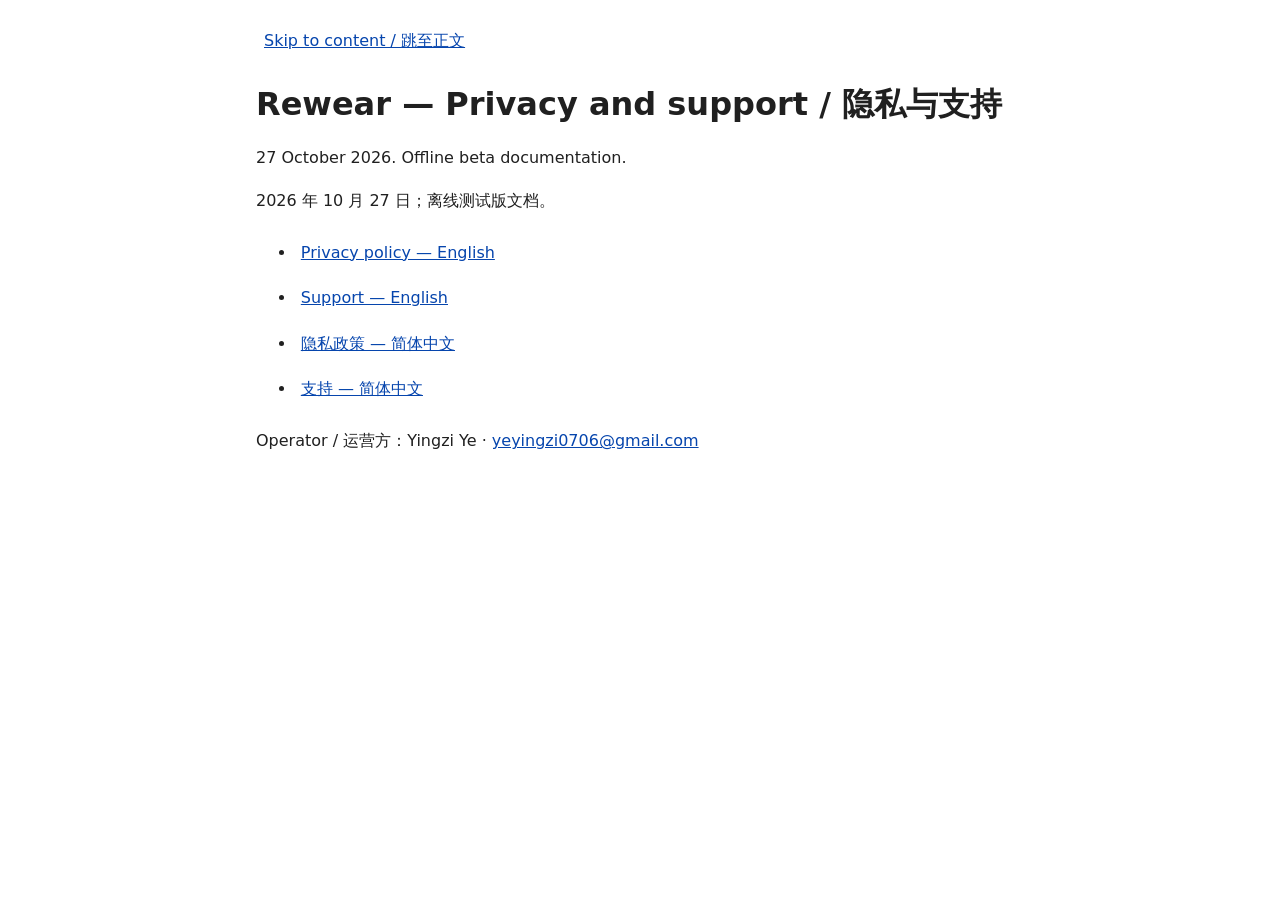
<file: index.html>
<!doctype html>
<html lang="en"><head><meta charset="utf-8"><meta name="viewport" content="width=device-width, initial-scale=1"><meta name="robots" content="noindex,nofollow"><title>Rewear — Privacy and support / 隐私与支持</title><link rel="stylesheet" href="style.css"></head><body><a class="skip" href="#main">Skip to content / <span lang="zh-Hans">跳至正文</span></a><main id="main"><h1>Rewear — Privacy and support / <span lang="zh-Hans">隐私与支持</span></h1><p>27 October 2026. Offline beta documentation.</p><p lang="zh-Hans">2026 年 10 月 27 日；离线测试版文档。</p><nav aria-label="Documents and languages"><ul><li><a href="privacy.en.html" lang="en">Privacy policy — English</a></li><li><a href="support.en.html" lang="en">Support — English</a></li><li><a href="privacy.zh-Hans.html" lang="zh-Hans">隐私政策 — 简体中文</a></li><li><a href="support.zh-Hans.html" lang="zh-Hans">支持 — 简体中文</a></li></ul></nav><p>Operator / 运营方：Yingzi Ye · <a href="mailto:yeyingzi0706@gmail.com">yeyingzi0706@gmail.com</a></p></main></body></html>
</file>
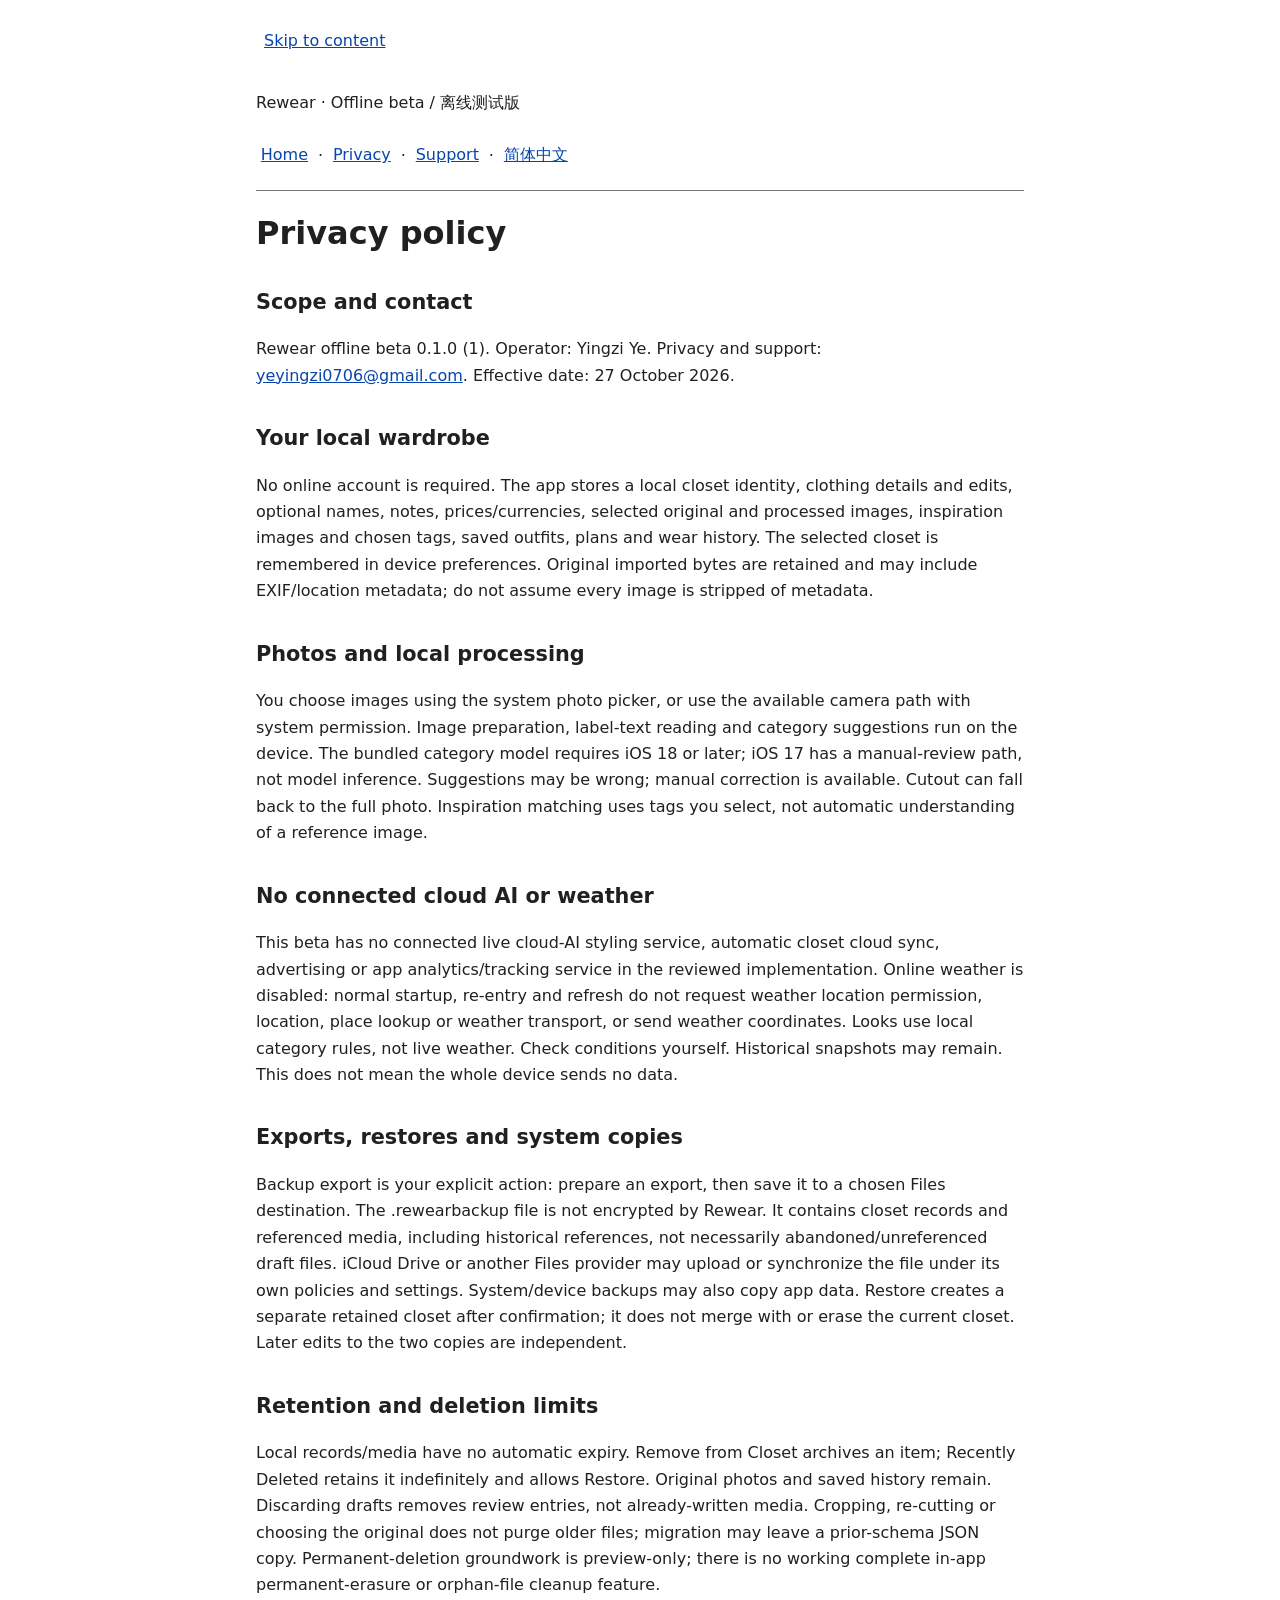
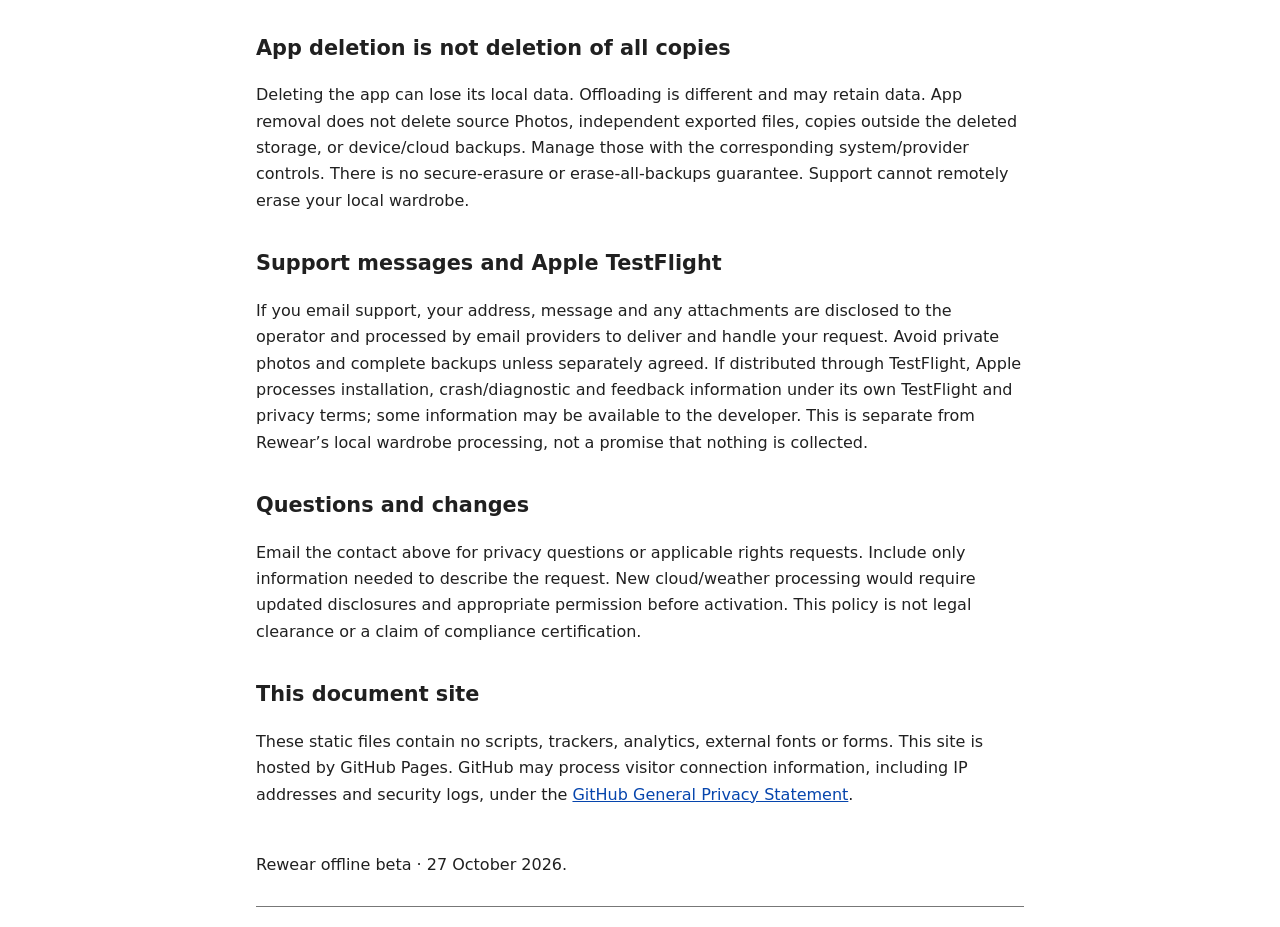
<file: privacy.en.html>
<!doctype html>
<html lang="en"><head><meta charset="utf-8"><meta name="viewport" content="width=device-width, initial-scale=1"><meta name="robots" content="noindex,nofollow"><title>Rewear — Privacy policy</title><link rel="stylesheet" href="style.css"></head><body><a class="skip" href="#main">Skip to content</a><header><p>Rewear · Offline beta / 离线测试版</p><nav aria-label="Pages and languages"><a href="index.html">Home</a> · <a href="privacy.en.html">Privacy</a> · <a href="support.en.html">Support</a> · <a href="privacy.zh-Hans.html" lang="zh-Hans" hreflang="zh-Hans">简体中文</a></nav></header><main id="main"><h1>Privacy policy</h1><section><h2>Scope and contact</h2><p>Rewear offline beta 0.1.0 (1). Operator: Yingzi Ye. Privacy and support: <a href="mailto:yeyingzi0706@gmail.com">yeyingzi0706@gmail.com</a>. Effective date: 27 October 2026.</p></section>
<section><h2>Your local wardrobe</h2><p>No online account is required. The app stores a local closet identity, clothing details and edits, optional names, notes, prices/currencies, selected original and processed images, inspiration images and chosen tags, saved outfits, plans and wear history. The selected closet is remembered in device preferences. Original imported bytes are retained and may include EXIF/location metadata; do not assume every image is stripped of metadata.</p></section>
<section><h2>Photos and local processing</h2><p>You choose images using the system photo picker, or use the available camera path with system permission. Image preparation, label-text reading and category suggestions run on the device. The bundled category model requires iOS 18 or later; iOS 17 has a manual-review path, not model inference. Suggestions may be wrong; manual correction is available. Cutout can fall back to the full photo. Inspiration matching uses tags you select, not automatic understanding of a reference image.</p></section>
<section><h2>No connected cloud AI or weather</h2><p>This beta has no connected live cloud-AI styling service, automatic closet cloud sync, advertising or app analytics/tracking service in the reviewed implementation. Online weather is disabled: normal startup, re-entry and refresh do not request weather location permission, location, place lookup or weather transport, or send weather coordinates. Looks use local category rules, not live weather. Check conditions yourself. Historical snapshots may remain. This does not mean the whole device sends no data.</p></section>
<section><h2>Exports, restores and system copies</h2><p>Backup export is your explicit action: prepare an export, then save it to a chosen Files destination. The .rewearbackup file is not encrypted by Rewear. It contains closet records and referenced media, including historical references, not necessarily abandoned/unreferenced draft files. iCloud Drive or another Files provider may upload or synchronize the file under its own policies and settings. System/device backups may also copy app data. Restore creates a separate retained closet after confirmation; it does not merge with or erase the current closet. Later edits to the two copies are independent.</p></section>
<section><h2>Retention and deletion limits</h2><p>Local records/media have no automatic expiry. Remove from Closet archives an item; Recently Deleted retains it indefinitely and allows Restore. Original photos and saved history remain. Discarding drafts removes review entries, not already-written media. Cropping, re-cutting or choosing the original does not purge older files; migration may leave a prior-schema JSON copy. Permanent-deletion groundwork is preview-only; there is no working complete in-app permanent-erasure or orphan-file cleanup feature.</p></section>
<section><h2>App deletion is not deletion of all copies</h2><p>Deleting the app can lose its local data. Offloading is different and may retain data. App removal does not delete source Photos, independent exported files, copies outside the deleted storage, or device/cloud backups. Manage those with the corresponding system/provider controls. There is no secure-erasure or erase-all-backups guarantee. Support cannot remotely erase your local wardrobe.</p></section>
<section><h2>Support messages and Apple TestFlight</h2><p>If you email support, your address, message and any attachments are disclosed to the operator and processed by email providers to deliver and handle your request. Avoid private photos and complete backups unless separately agreed. If distributed through TestFlight, Apple processes installation, crash/diagnostic and feedback information under its own TestFlight and privacy terms; some information may be available to the developer. This is separate from Rewear’s local wardrobe processing, not a promise that nothing is collected.</p></section>
<section><h2>Questions and changes</h2><p>Email the contact above for privacy questions or applicable rights requests. Include only information needed to describe the request. New cloud/weather processing would require updated disclosures and appropriate permission before activation. This policy is not legal clearance or a claim of compliance certification.</p></section>
<section><h2>This document site</h2><p>These static files contain no scripts, trackers, analytics, external fonts or forms. This site is hosted by GitHub Pages. GitHub may process visitor connection information, including IP addresses and security logs, under the <a href="https://docs.github.com/en/site-policy/privacy-policies/github-general-privacy-statement">GitHub General Privacy Statement</a>.</p></section></main><footer><p>Rewear offline beta · 27 October 2026.</p></footer></body></html>
</file>
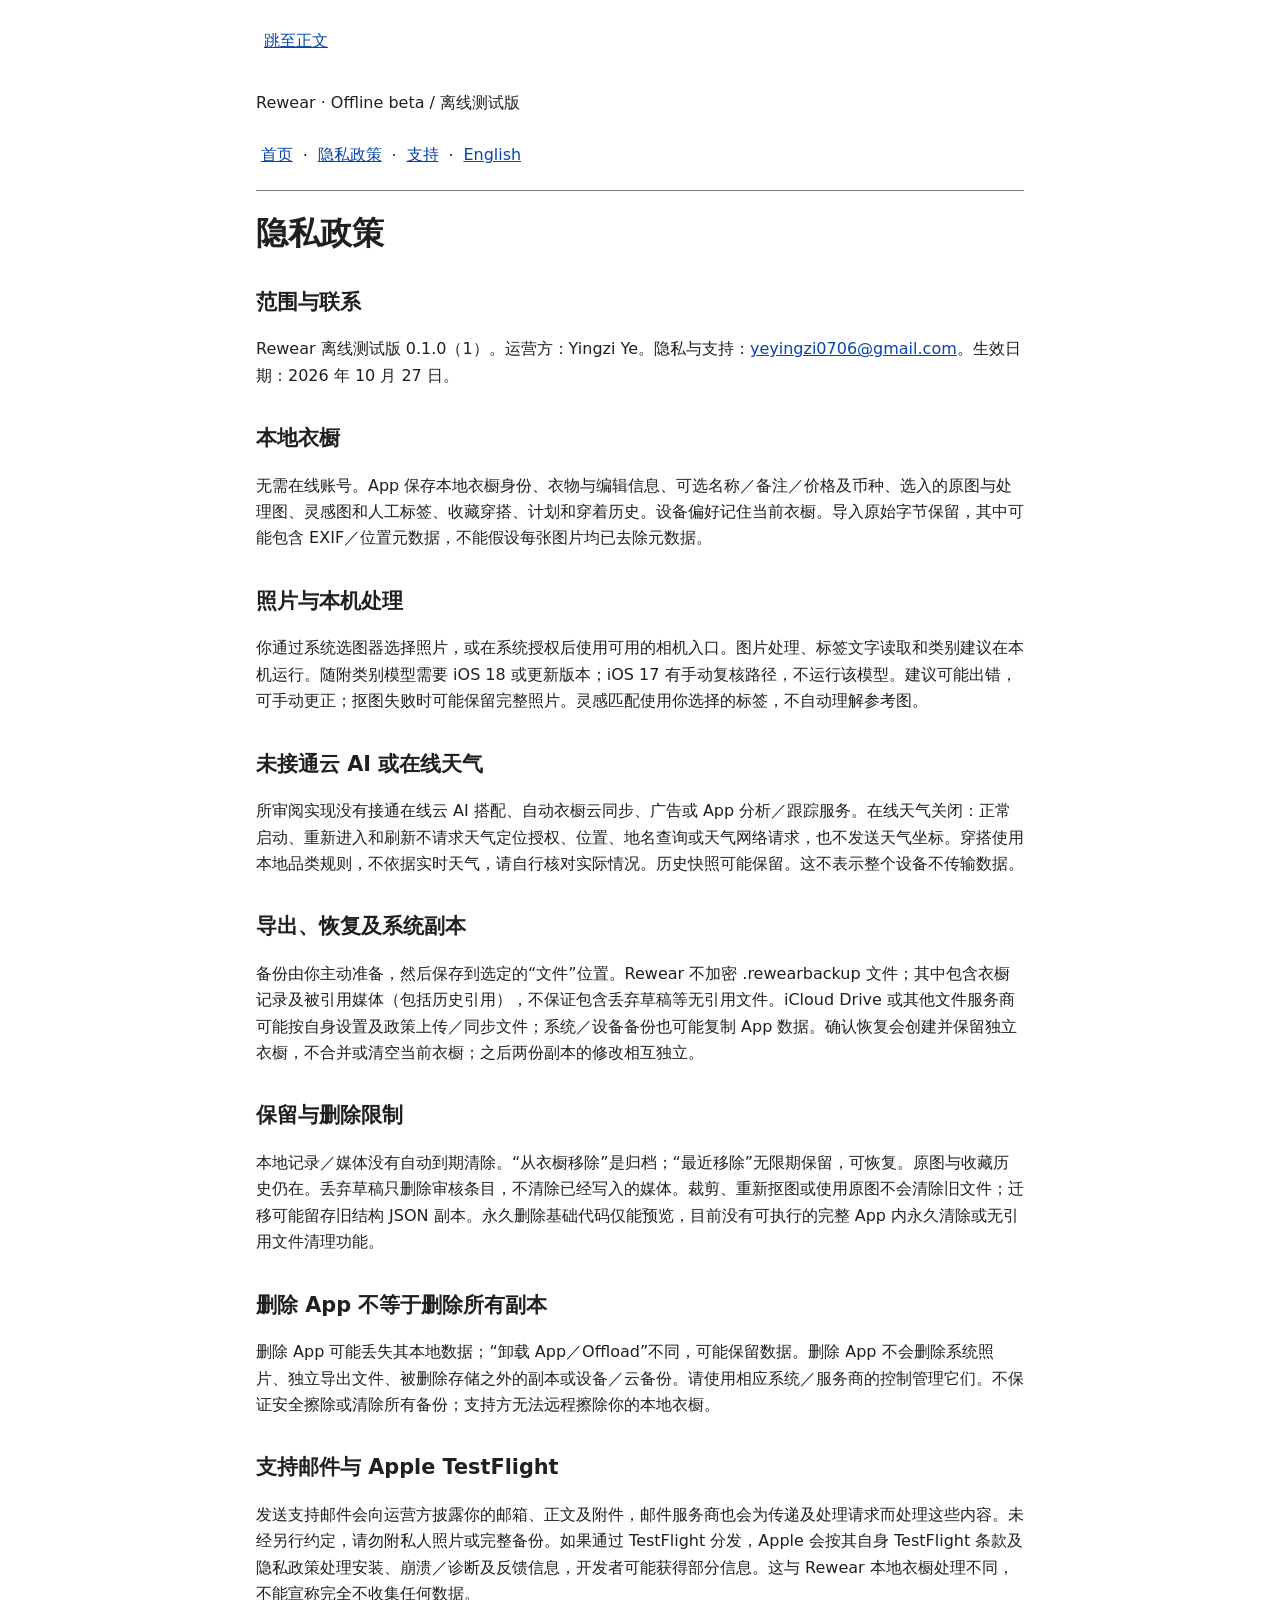
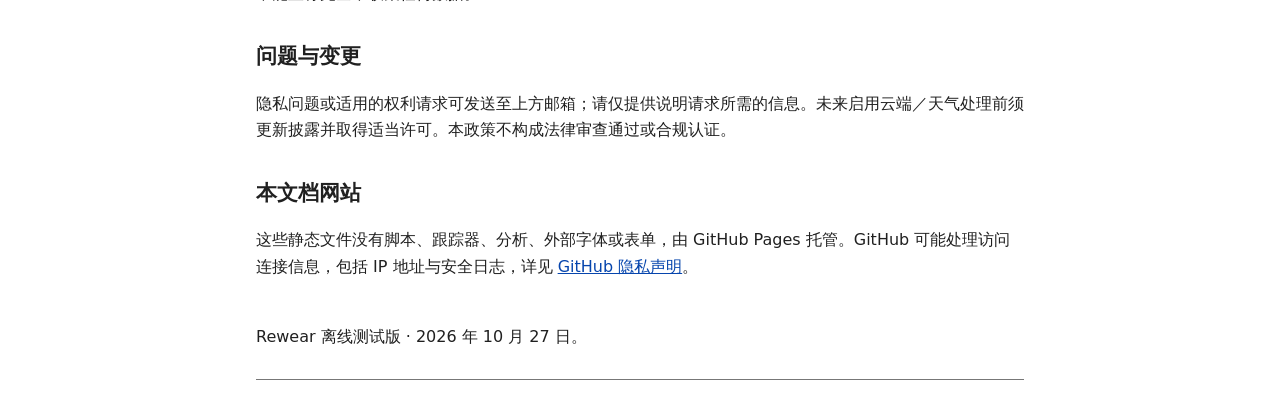
<file: privacy.zh-Hans.html>
<!doctype html>
<html lang="zh-Hans"><head><meta charset="utf-8"><meta name="viewport" content="width=device-width, initial-scale=1"><meta name="robots" content="noindex,nofollow"><title>Rewear — 隐私政策</title><link rel="stylesheet" href="style.css"></head><body><a class="skip" href="#main">跳至正文</a><header><p>Rewear · Offline beta / 离线测试版</p><nav aria-label="页面与语言"><a href="index.html">首页</a> · <a href="privacy.zh-Hans.html">隐私政策</a> · <a href="support.zh-Hans.html">支持</a> · <a href="privacy.en.html" lang="en" hreflang="en">English</a></nav></header><main id="main"><h1>隐私政策</h1><section><h2>范围与联系</h2><p>Rewear 离线测试版 0.1.0（1）。运营方：Yingzi Ye。隐私与支持：<a href="mailto:yeyingzi0706@gmail.com">yeyingzi0706@gmail.com</a>。生效日期：2026 年 10 月 27 日。</p></section>
<section><h2>本地衣橱</h2><p>无需在线账号。App 保存本地衣橱身份、衣物与编辑信息、可选名称／备注／价格及币种、选入的原图与处理图、灵感图和人工标签、收藏穿搭、计划和穿着历史。设备偏好记住当前衣橱。导入原始字节保留，其中可能包含 EXIF／位置元数据，不能假设每张图片均已去除元数据。</p></section>
<section><h2>照片与本机处理</h2><p>你通过系统选图器选择照片，或在系统授权后使用可用的相机入口。图片处理、标签文字读取和类别建议在本机运行。随附类别模型需要 iOS 18 或更新版本；iOS 17 有手动复核路径，不运行该模型。建议可能出错，可手动更正；抠图失败时可能保留完整照片。灵感匹配使用你选择的标签，不自动理解参考图。</p></section>
<section><h2>未接通云 AI 或在线天气</h2><p>所审阅实现没有接通在线云 AI 搭配、自动衣橱云同步、广告或 App 分析／跟踪服务。在线天气关闭：正常启动、重新进入和刷新不请求天气定位授权、位置、地名查询或天气网络请求，也不发送天气坐标。穿搭使用本地品类规则，不依据实时天气，请自行核对实际情况。历史快照可能保留。这不表示整个设备不传输数据。</p></section>
<section><h2>导出、恢复及系统副本</h2><p>备份由你主动准备，然后保存到选定的“文件”位置。Rewear 不加密 .rewearbackup 文件；其中包含衣橱记录及被引用媒体（包括历史引用），不保证包含丢弃草稿等无引用文件。iCloud Drive 或其他文件服务商可能按自身设置及政策上传／同步文件；系统／设备备份也可能复制 App 数据。确认恢复会创建并保留独立衣橱，不合并或清空当前衣橱；之后两份副本的修改相互独立。</p></section>
<section><h2>保留与删除限制</h2><p>本地记录／媒体没有自动到期清除。“从衣橱移除”是归档；“最近移除”无限期保留，可恢复。原图与收藏历史仍在。丢弃草稿只删除审核条目，不清除已经写入的媒体。裁剪、重新抠图或使用原图不会清除旧文件；迁移可能留存旧结构 JSON 副本。永久删除基础代码仅能预览，目前没有可执行的完整 App 内永久清除或无引用文件清理功能。</p></section>
<section><h2>删除 App 不等于删除所有副本</h2><p>删除 App 可能丢失其本地数据；“卸载 App／Offload”不同，可能保留数据。删除 App 不会删除系统照片、独立导出文件、被删除存储之外的副本或设备／云备份。请使用相应系统／服务商的控制管理它们。不保证安全擦除或清除所有备份；支持方无法远程擦除你的本地衣橱。</p></section>
<section><h2>支持邮件与 Apple TestFlight</h2><p>发送支持邮件会向运营方披露你的邮箱、正文及附件，邮件服务商也会为传递及处理请求而处理这些内容。未经另行约定，请勿附私人照片或完整备份。如果通过 TestFlight 分发，Apple 会按其自身 TestFlight 条款及隐私政策处理安装、崩溃／诊断及反馈信息，开发者可能获得部分信息。这与 Rewear 本地衣橱处理不同，不能宣称完全不收集任何数据。</p></section>
<section><h2>问题与变更</h2><p>隐私问题或适用的权利请求可发送至上方邮箱；请仅提供说明请求所需的信息。未来启用云端／天气处理前须更新披露并取得适当许可。本政策不构成法律审查通过或合规认证。</p></section>
<section><h2>本文档网站</h2><p>这些静态文件没有脚本、跟踪器、分析、外部字体或表单，由 GitHub Pages 托管。GitHub 可能处理访问连接信息，包括 IP 地址与安全日志，详见 <a href="https://docs.github.com/en/site-policy/privacy-policies/github-general-privacy-statement">GitHub 隐私声明</a>。</p></section></main><footer><p>Rewear 离线测试版 · 2026 年 10 月 27 日。</p></footer></body></html>
</file>
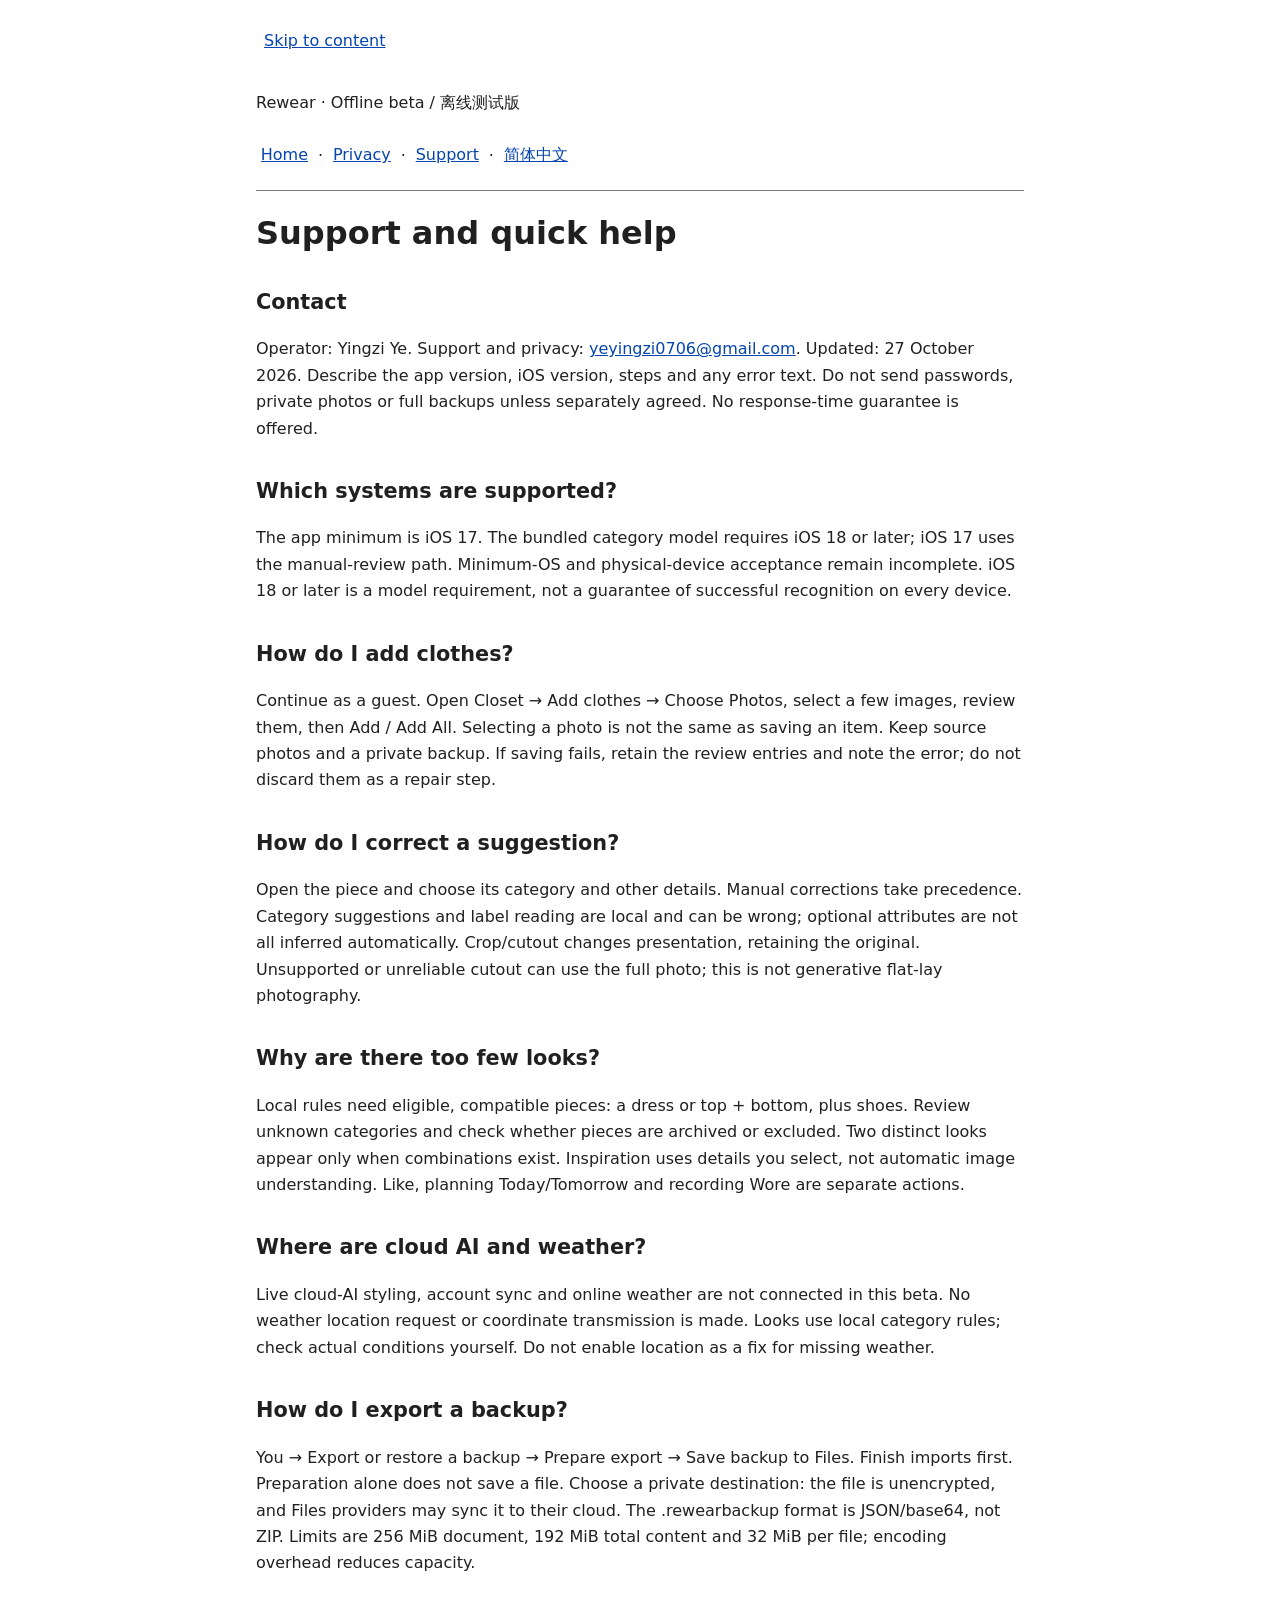
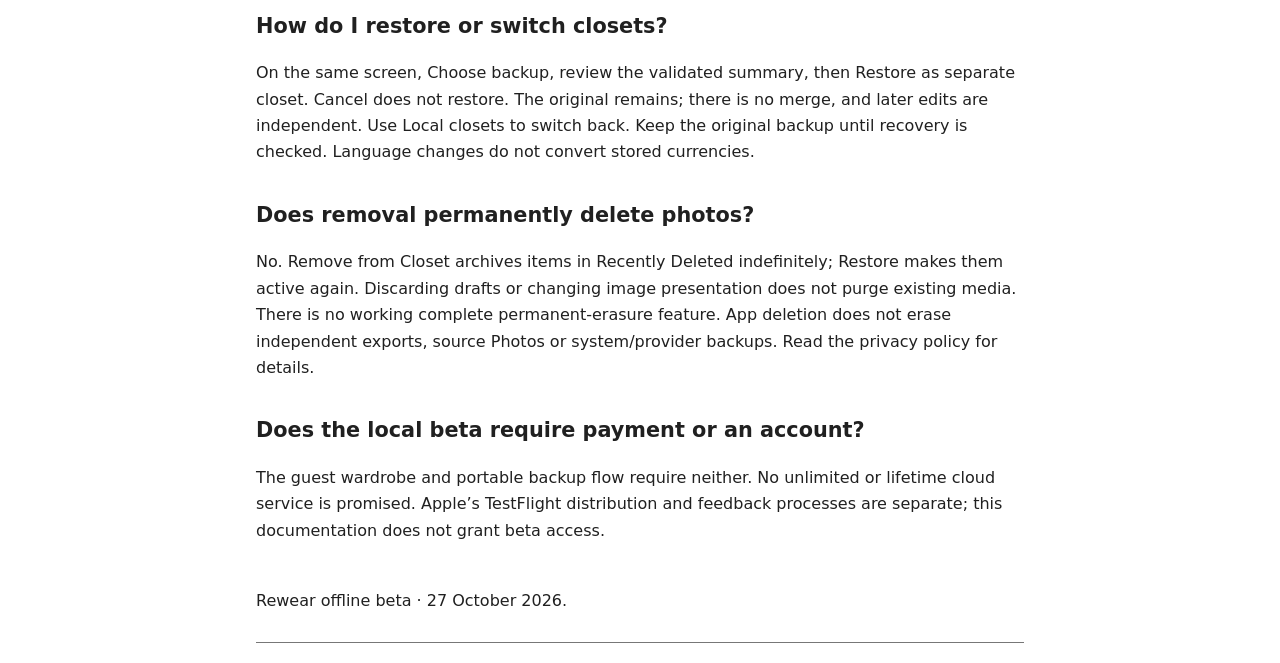
<file: support.en.html>
<!doctype html>
<html lang="en"><head><meta charset="utf-8"><meta name="viewport" content="width=device-width, initial-scale=1"><meta name="robots" content="noindex,nofollow"><title>Rewear — Support and quick help</title><link rel="stylesheet" href="style.css"></head><body><a class="skip" href="#main">Skip to content</a><header><p>Rewear · Offline beta / 离线测试版</p><nav aria-label="Pages and languages"><a href="index.html">Home</a> · <a href="privacy.en.html">Privacy</a> · <a href="support.en.html">Support</a> · <a href="support.zh-Hans.html" lang="zh-Hans" hreflang="zh-Hans">简体中文</a></nav></header><main id="main"><h1>Support and quick help</h1><section><h2>Contact</h2><p>Operator: Yingzi Ye. Support and privacy: <a href="mailto:yeyingzi0706@gmail.com">yeyingzi0706@gmail.com</a>. Updated: 27 October 2026. Describe the app version, iOS version, steps and any error text. Do not send passwords, private photos or full backups unless separately agreed. No response-time guarantee is offered.</p></section>
<section><h2>Which systems are supported?</h2><p>The app minimum is iOS 17. The bundled category model requires iOS 18 or later; iOS 17 uses the manual-review path. Minimum-OS and physical-device acceptance remain incomplete. iOS 18 or later is a model requirement, not a guarantee of successful recognition on every device.</p></section>
<section><h2>How do I add clothes?</h2><p>Continue as a guest. Open Closet → Add clothes → Choose Photos, select a few images, review them, then Add / Add All. Selecting a photo is not the same as saving an item. Keep source photos and a private backup. If saving fails, retain the review entries and note the error; do not discard them as a repair step.</p></section>
<section><h2>How do I correct a suggestion?</h2><p>Open the piece and choose its category and other details. Manual corrections take precedence. Category suggestions and label reading are local and can be wrong; optional attributes are not all inferred automatically. Crop/cutout changes presentation, retaining the original. Unsupported or unreliable cutout can use the full photo; this is not generative flat-lay photography.</p></section>
<section><h2>Why are there too few looks?</h2><p>Local rules need eligible, compatible pieces: a dress or top + bottom, plus shoes. Review unknown categories and check whether pieces are archived or excluded. Two distinct looks appear only when combinations exist. Inspiration uses details you select, not automatic image understanding. Like, planning Today/Tomorrow and recording Wore are separate actions.</p></section>
<section><h2>Where are cloud AI and weather?</h2><p>Live cloud-AI styling, account sync and online weather are not connected in this beta. No weather location request or coordinate transmission is made. Looks use local category rules; check actual conditions yourself. Do not enable location as a fix for missing weather.</p></section>
<section><h2>How do I export a backup?</h2><p>You → Export or restore a backup → Prepare export → Save backup to Files. Finish imports first. Preparation alone does not save a file. Choose a private destination: the file is unencrypted, and Files providers may sync it to their cloud. The .rewearbackup format is JSON/base64, not ZIP. Limits are 256 MiB document, 192 MiB total content and 32 MiB per file; encoding overhead reduces capacity.</p></section>
<section><h2>How do I restore or switch closets?</h2><p>On the same screen, Choose backup, review the validated summary, then Restore as separate closet. Cancel does not restore. The original remains; there is no merge, and later edits are independent. Use Local closets to switch back. Keep the original backup until recovery is checked. Language changes do not convert stored currencies.</p></section>
<section><h2>Does removal permanently delete photos?</h2><p>No. Remove from Closet archives items in Recently Deleted indefinitely; Restore makes them active again. Discarding drafts or changing image presentation does not purge existing media. There is no working complete permanent-erasure feature. App deletion does not erase independent exports, source Photos or system/provider backups. Read the privacy policy for details.</p></section>
<section><h2>Does the local beta require payment or an account?</h2><p>The guest wardrobe and portable backup flow require neither. No unlimited or lifetime cloud service is promised. Apple’s TestFlight distribution and feedback processes are separate; this documentation does not grant beta access.</p></section></main><footer><p>Rewear offline beta · 27 October 2026.</p></footer></body></html>
</file>
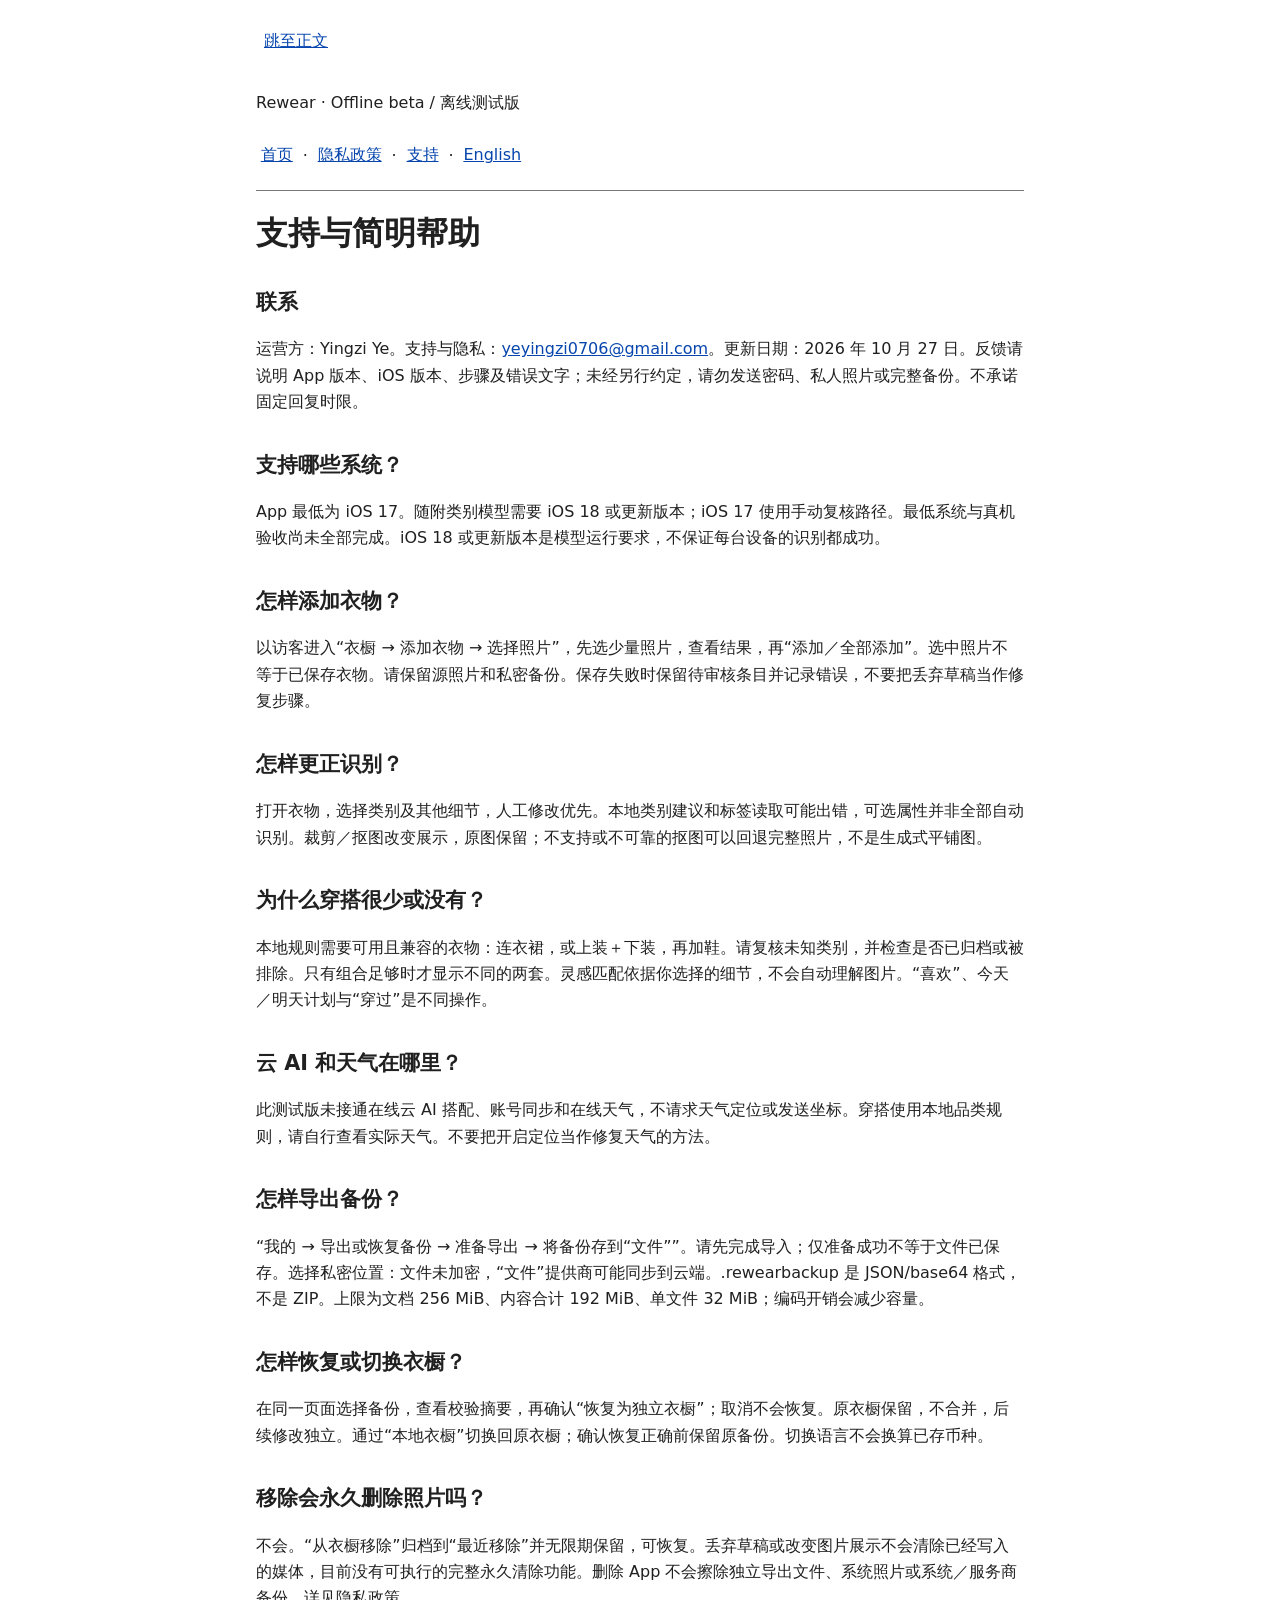
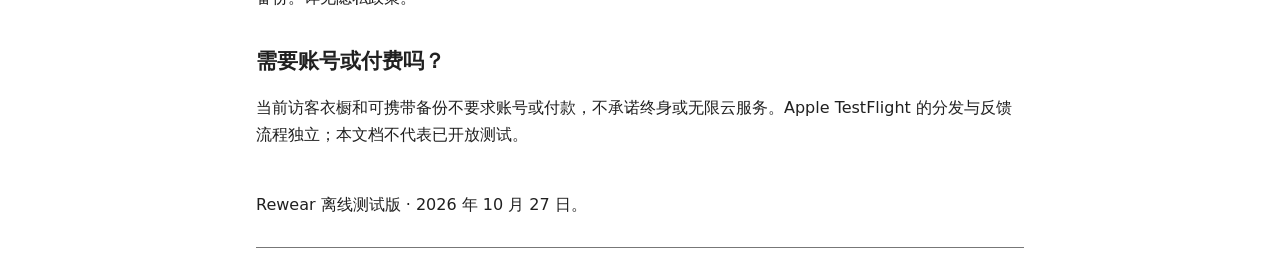
<file: support.zh-Hans.html>
<!doctype html>
<html lang="zh-Hans"><head><meta charset="utf-8"><meta name="viewport" content="width=device-width, initial-scale=1"><meta name="robots" content="noindex,nofollow"><title>Rewear — 支持与简明帮助</title><link rel="stylesheet" href="style.css"></head><body><a class="skip" href="#main">跳至正文</a><header><p>Rewear · Offline beta / 离线测试版</p><nav aria-label="页面与语言"><a href="index.html">首页</a> · <a href="privacy.zh-Hans.html">隐私政策</a> · <a href="support.zh-Hans.html">支持</a> · <a href="support.en.html" lang="en" hreflang="en">English</a></nav></header><main id="main"><h1>支持与简明帮助</h1><section><h2>联系</h2><p>运营方：Yingzi Ye。支持与隐私：<a href="mailto:yeyingzi0706@gmail.com">yeyingzi0706@gmail.com</a>。更新日期：2026 年 10 月 27 日。反馈请说明 App 版本、iOS 版本、步骤及错误文字；未经另行约定，请勿发送密码、私人照片或完整备份。不承诺固定回复时限。</p></section>
<section><h2>支持哪些系统？</h2><p>App 最低为 iOS 17。随附类别模型需要 iOS 18 或更新版本；iOS 17 使用手动复核路径。最低系统与真机验收尚未全部完成。iOS 18 或更新版本是模型运行要求，不保证每台设备的识别都成功。</p></section>
<section><h2>怎样添加衣物？</h2><p>以访客进入“衣橱 → 添加衣物 → 选择照片”，先选少量照片，查看结果，再“添加／全部添加”。选中照片不等于已保存衣物。请保留源照片和私密备份。保存失败时保留待审核条目并记录错误，不要把丢弃草稿当作修复步骤。</p></section>
<section><h2>怎样更正识别？</h2><p>打开衣物，选择类别及其他细节，人工修改优先。本地类别建议和标签读取可能出错，可选属性并非全部自动识别。裁剪／抠图改变展示，原图保留；不支持或不可靠的抠图可以回退完整照片，不是生成式平铺图。</p></section>
<section><h2>为什么穿搭很少或没有？</h2><p>本地规则需要可用且兼容的衣物：连衣裙，或上装＋下装，再加鞋。请复核未知类别，并检查是否已归档或被排除。只有组合足够时才显示不同的两套。灵感匹配依据你选择的细节，不会自动理解图片。“喜欢”、今天／明天计划与“穿过”是不同操作。</p></section>
<section><h2>云 AI 和天气在哪里？</h2><p>此测试版未接通在线云 AI 搭配、账号同步和在线天气，不请求天气定位或发送坐标。穿搭使用本地品类规则，请自行查看实际天气。不要把开启定位当作修复天气的方法。</p></section>
<section><h2>怎样导出备份？</h2><p>“我的 → 导出或恢复备份 → 准备导出 → 将备份存到“文件””。请先完成导入；仅准备成功不等于文件已保存。选择私密位置：文件未加密，“文件”提供商可能同步到云端。.rewearbackup 是 JSON/base64 格式，不是 ZIP。上限为文档 256 MiB、内容合计 192 MiB、单文件 32 MiB；编码开销会减少容量。</p></section>
<section><h2>怎样恢复或切换衣橱？</h2><p>在同一页面选择备份，查看校验摘要，再确认“恢复为独立衣橱”；取消不会恢复。原衣橱保留，不合并，后续修改独立。通过“本地衣橱”切换回原衣橱；确认恢复正确前保留原备份。切换语言不会换算已存币种。</p></section>
<section><h2>移除会永久删除照片吗？</h2><p>不会。“从衣橱移除”归档到“最近移除”并无限期保留，可恢复。丢弃草稿或改变图片展示不会清除已经写入的媒体，目前没有可执行的完整永久清除功能。删除 App 不会擦除独立导出文件、系统照片或系统／服务商备份。详见隐私政策。</p></section>
<section><h2>需要账号或付费吗？</h2><p>当前访客衣橱和可携带备份不要求账号或付款，不承诺终身或无限云服务。Apple TestFlight 的分发与反馈流程独立；本文档不代表已开放测试。</p></section></main><footer><p>Rewear 离线测试版 · 2026 年 10 月 27 日。</p></footer></body></html>
</file>
<file: style.css>
html { color: #202020; background: #fff; font-family: system-ui, sans-serif; line-height: 1.65; } body { max-width: 48rem; margin: auto; padding: 1.25rem; overflow-wrap: anywhere; } a { color: #0645ad; text-decoration: underline; } a:focus-visible { outline: 3px solid #202020; outline-offset: 4px; } nav a { display: inline-block; padding: .6rem .3rem; } h1 { line-height: 1.25; } h2 { font-size: 1.3rem; margin-top: 2rem; } header, footer { border-bottom: 1px solid #777; padding-block: .75rem; } .skip { display: inline-block; padding: .5rem; }
</file>
